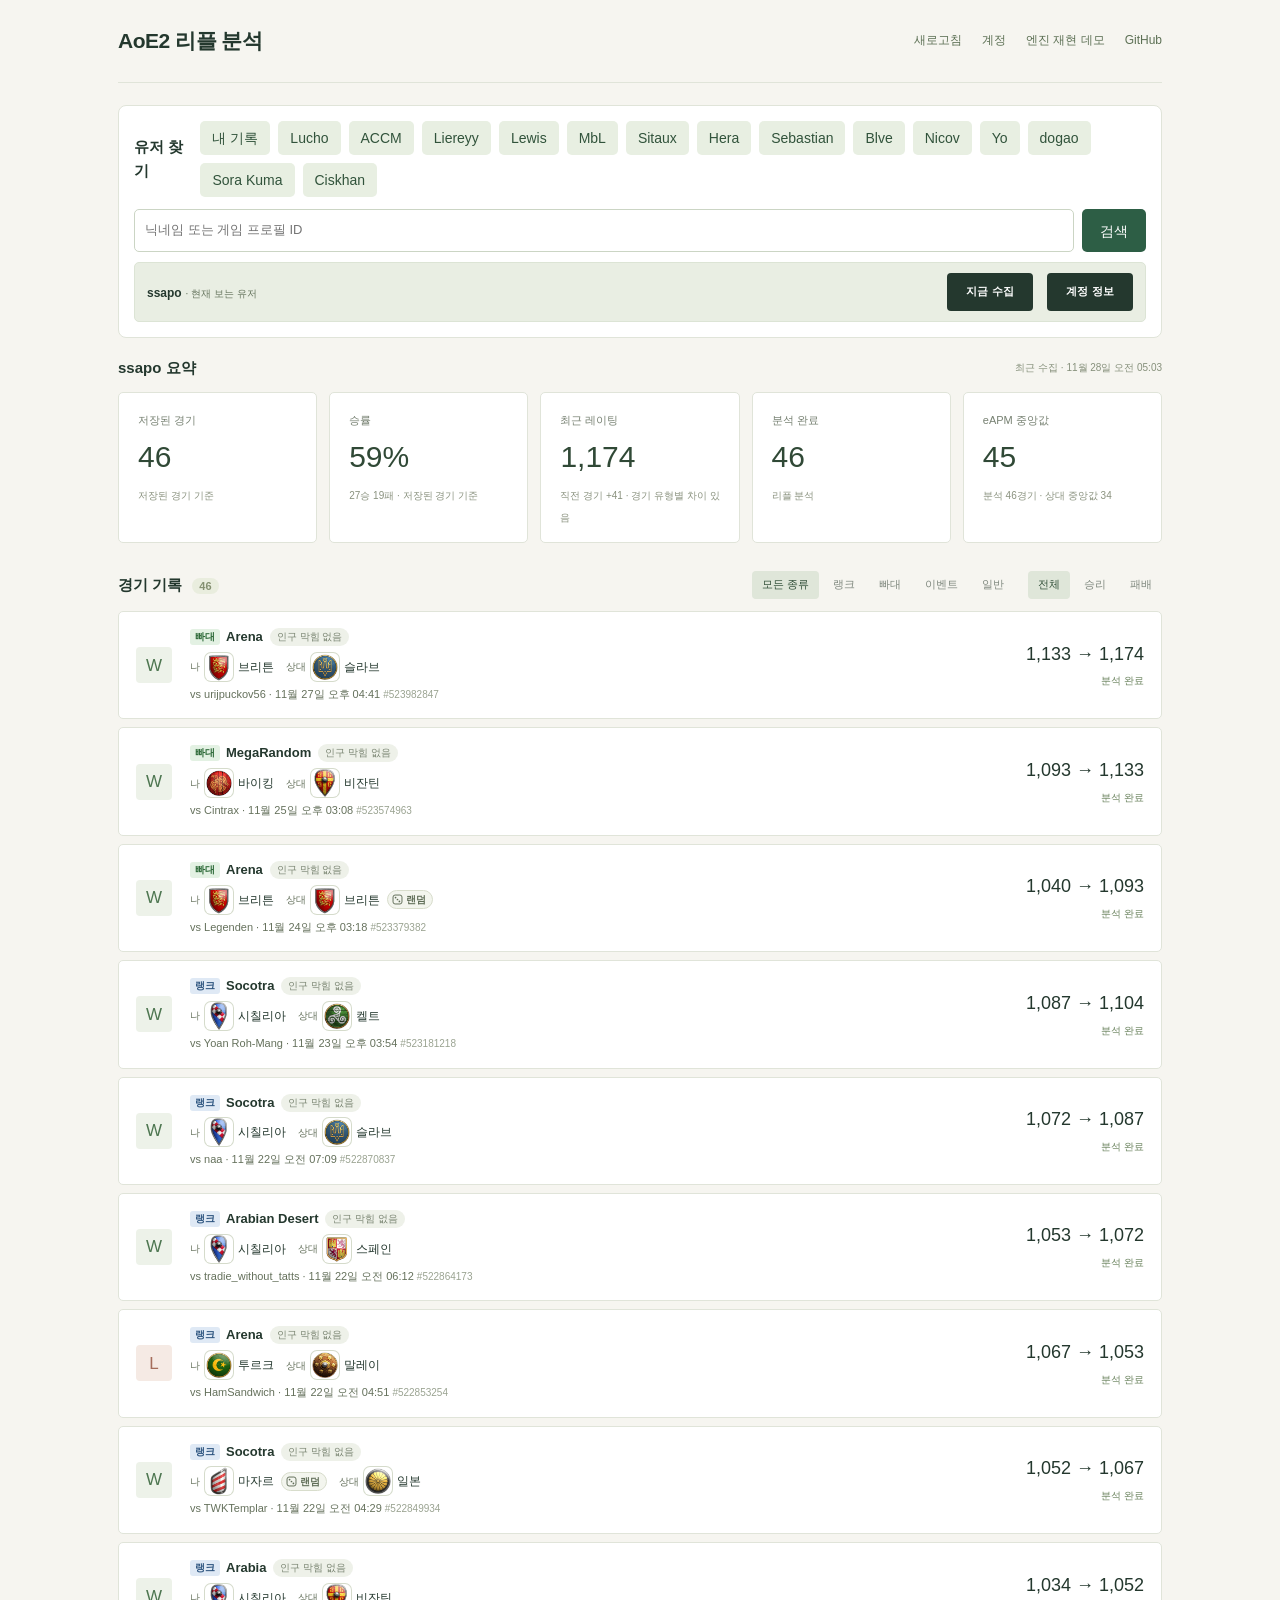
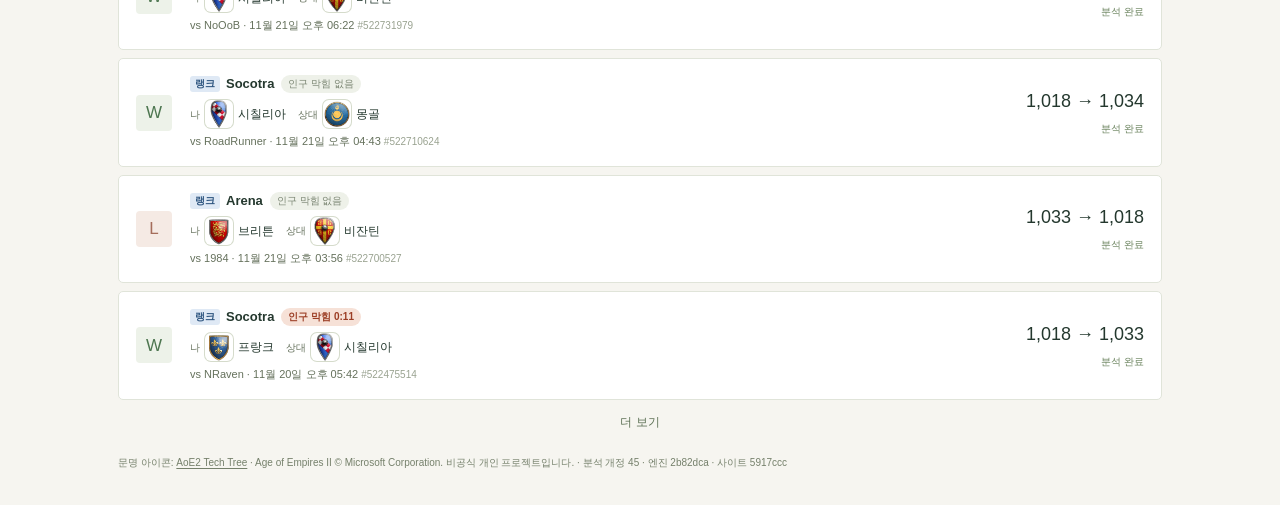
<file: site/index.html>
<!doctype html>
<html lang="ko">
<head>
  <meta charset="utf-8">
  <meta name="viewport" content="width=device-width, initial-scale=1">
  <meta name="theme-color" content="#19251f">
  <meta name="description" content="AoE2 경기 기록과 리플 분석">
  <title>AoE2 리플 분석</title>
  <link rel="icon" href="icon.svg" type="image/svg+xml">
  <link rel="manifest" href="manifest.webmanifest">
  <link rel="stylesheet" href="style.css?v=20261126-kind2">
  <script defer src="collection-watch.js?v=20261106-age-resources"></script>
  <script defer src="building-map.js?v=20261113-key"></script>
  <script defer src="player-search.js?v=20261106-age-resources"></script>
  <script defer src="report-store.js?v=20261117-merge"></script>
  <script defer src="collection-client.js?v=20261117-shared"></script>
  <script defer src="field-control.js?v=20261106-age-resources"></script>
  <script defer src="state-curve.js?v=20261117-fixed"></script>
  <script defer src="housing.js?v=20261117-fixed"></script>
  <script defer src="engine-income.js?v=20261117-fixed"></script>
  <script defer src="civ-info.js?v=20261112-civhover"></script>
  <script defer src="civ-matchup.js?v=20261117-fixed"></script>
  <script defer src="opening.js?v=20261113-names"></script>
  <script defer src="ranked-benchmarks.js?v=20261117-fixed"></script>
  <script defer src="app.js?v=20261126-kind3"></script>
</head>
<body>
  <main id="overview">
    <header class="topbar"><h1>AoE2 리플 분석</h1><div class="toolbar"><button class="subtle" id="refresh">새로고침</button><button class="subtle" id="open-settings">계정</button><a id="engine-demo-link" href="replay/?demo=521084500" title="엔진이 리플의 명령만으로 프로 경기를 처음부터 끝까지 다시 계산한 결과">엔진 재현 데모</a><a id="source-link" href="https://github.com/ssapo/aoe2" target="_blank" rel="noopener noreferrer">GitHub</a></div></header>
    <section class="player-search" aria-labelledby="player-search-title"><div class="section-heading"><h2 id="player-search-title">유저 찾기</h2><div class="profile-shortcuts"><button data-profile-id="26260702" data-profile-name="ssapo">내 기록</button></div></div><form id="player-search-form"><input id="player-query" type="search" placeholder="닉네임 또는 게임 프로필 ID" aria-label="닉네임 또는 게임 프로필 ID" maxlength="80" required><button type="submit" id="player-search-submit">검색</button></form><section class="connection" id="connection" aria-live="polite"></section><p id="player-search-status" class="compact-note" role="status"></p><div id="player-results"></div><p id="profile-view-note" class="compact-note"></p></section>
    <section id="collection-feedback" class="collection-feedback" aria-live="polite" hidden><div><strong id="collection-title"></strong><p id="collection-hint"></p></div><button id="collection-dismiss" aria-label="수집 결과 자동 확인 닫기">닫기</button></section>
    <div class="section-heading"><h2><span id="player-name"></span> 요약</h2><span id="updated">연결 대기</span></div>
    <section class="stats" aria-label="경기 통계"><article><span>저장된 경기</span><strong id="stat-games">—</strong><small>저장된 경기 기준</small></article><article><span>승률</span><strong id="stat-win">—</strong><small id="stat-record">결과 확인 경기 기준</small></article><article><span>최근 레이팅</span><strong id="stat-rating">—</strong><small id="stat-delta">—</small></article><article><span>분석 완료</span><strong id="stat-analysis">—</strong><small>리플 분석</small></article><article><span>eAPM 중앙값</span><strong id="stat-eapm">—</strong><small id="stat-eapm-note">분석된 경기 기준</small></article></section>
    <section id="history"><div class="section-heading"><h2>경기 기록 <span id="match-count" class="count">0</span></h2><div class="filter-groups"><div class="filters" role="group" aria-label="경기 종류 필터"><button class="selected" data-kind="all" aria-pressed="true">모든 종류</button><button data-kind="rank" aria-pressed="false" title="순위표가 있는 매칭">랭크</button><button data-kind="quick" aria-pressed="false" title="빠른 대전(자동 매칭, 순위 없음)">빠대</button><button data-kind="event" aria-pressed="false" title="Red Bull Wololo 같은 이벤트 매칭">이벤트</button><button data-kind="custom" aria-pressed="false" title="순위 없는 방">일반</button></div><div class="filters" role="group" aria-label="경기 결과 필터"><button class="selected" data-filter="all" aria-pressed="true">전체</button><button data-filter="win" aria-pressed="false">승리</button><button data-filter="loss" aria-pressed="false">패배</button></div></div></div><div id="matches"></div><div id="pagination" class="pagination" hidden><button id="load-more" class="subtle">더 보기</button></div></section>
  <small class="asset-notice">문명 아이콘: <a href="https://github.com/SiegeEngineers/aoe2techtree" target="_blank" rel="noopener noreferrer">AoE2 Tech Tree</a> · Age of Empires II © Microsoft Corporation. 비공식 개인 프로젝트입니다.<span id="site-version"></span></small>
</main>
  <dialog id="settings-dialog"><div class="dialog-head"><h2>계정 · 수집</h2><button class="close" data-close="settings-dialog" aria-label="닫기">×</button></div><p id="settings-profile"></p><p><a id="settings-profile-link" href="https://www.aoe2insights.com/user/13810994/" target="_blank" rel="noopener noreferrer">AoE2 Insights 프로필</a></p><p id="settings-collection-note"></p><details><summary>수집 제한</summary><p>지금 수집은 한 번에 최대 2경기를 새로 분석해요. 결과는 현재 탭에서 유지돼요. 리플 미제공이나 파서 호환 문제로 일부 분석이 빠질 수 있어요.</p><p>기본 계정과 헤라의 기록은 약 30분마다 따로 저장해요. 예약 수집은 지연되거나 중지될 수 있어요. 새로고침은 저장된 결과를 다시 읽어요.</p></details></dialog>
  <dialog id="match-dialog" aria-labelledby="review-title"><div class="dialog-head"><span id="match-subtitle">경기 분석</span><div class="match-navigation"><button id="match-newer" aria-label="더 최근 경기">←</button><button id="match-older" aria-label="더 이전 경기">→</button><button class="close" data-close="match-dialog" aria-label="닫기" autofocus>×</button></div></div><div id="match-detail"></div></dialog>
  <div class="toast" id="toast" role="status" hidden></div>
</body>
</html>
</file>
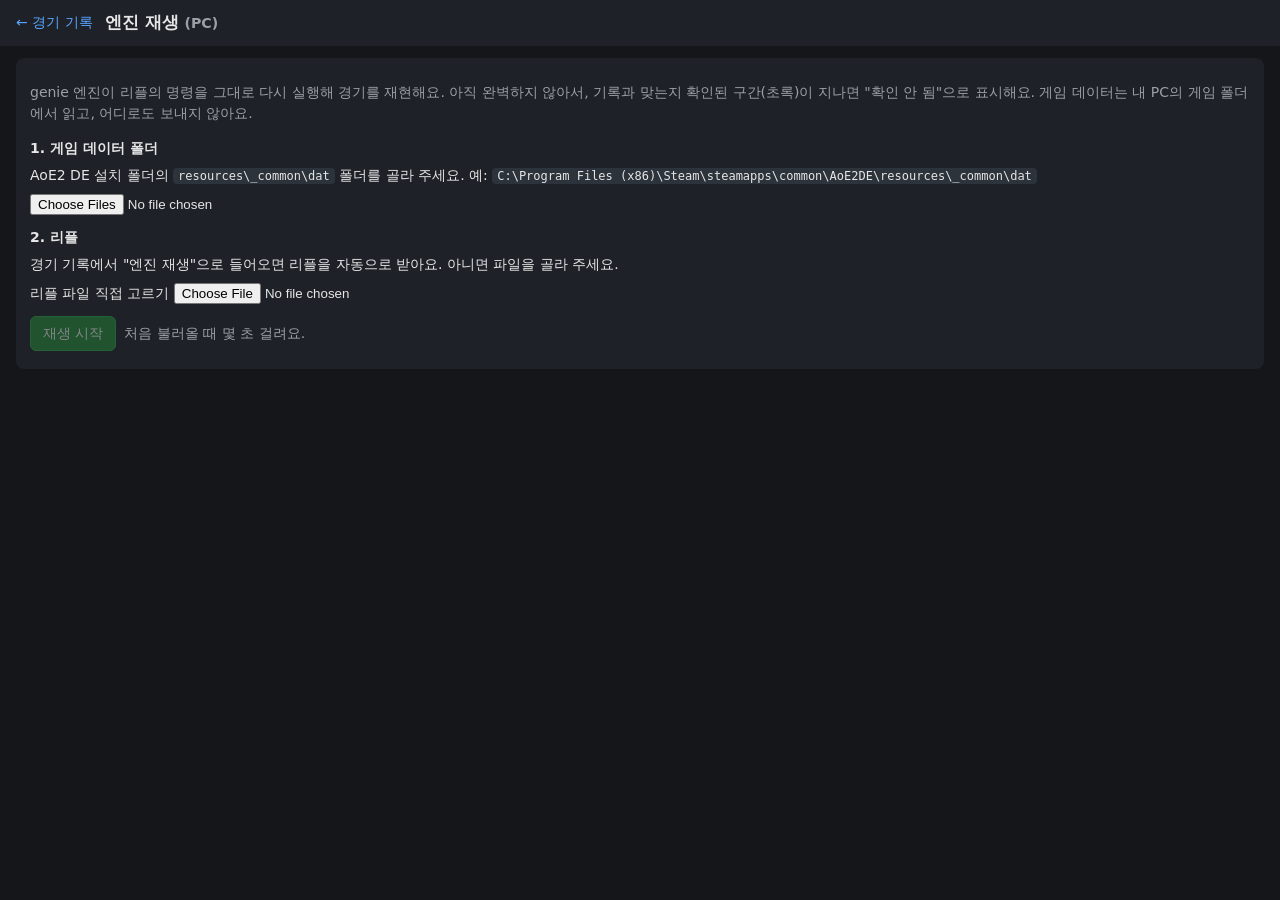
<file: site/replay/index.html>
<!doctype html>
<html lang="ko">
<head>
<meta charset="utf-8">
<meta name="viewport" content="width=device-width, initial-scale=1">
<meta name="theme-color" content="#19251f">
<title>엔진 재생 · AoE2 리플 분석</title>
<link rel="icon" href="../icon.svg" type="image/svg+xml">
<style>
  :root { --bg: #14161a; --panel: #1e2127; --text: #e6e6e6; --muted: #9aa0a6; --ok: #3fb950; --bad: #f85149; --warn: #d29922; --accent: #58a6ff; }
  * { box-sizing: border-box; }
  body { margin: 0; background: var(--bg); color: var(--text); font: 14px/1.5 system-ui, sans-serif; }
  header { padding: 10px 16px; background: var(--panel); display: flex; flex-wrap: wrap; gap: 12px; align-items: center; }
  header h1 { font-size: 17px; margin: 0; }
  header a { color: var(--accent); text-decoration: none; }
  main { display: flex; flex-wrap: wrap; gap: 16px; padding: 12px 16px; }
  #setup { width: 100%; background: var(--panel); border-radius: 8px; padding: 10px 14px; }
  #setup h2 { font-size: 14px; margin: 4px 0 6px; }
  #setup .step { margin: 8px 0 12px; }
  #setup code { background: #2d333b; padding: 1px 5px; border-radius: 4px; font-size: 12px; }
  .ok { color: var(--ok); } .bad { color: var(--bad); } .warn { color: var(--warn); }
  #stage { position: relative; width: min(100%, max(820px, calc(100vw - 520px)), 88vh); aspect-ratio: 1 / 1; }
  #stage:fullscreen { width: 100vw; height: 100vh; aspect-ratio: auto; background: #0d0f12; }
  #full { position: absolute; right: 96px; top: 8px; }
  #map { position: absolute; inset: 0; width: 100%; height: 100%; background: #0d0f12; border: 1px solid #333; touch-action: none; cursor: grab; }
  #map.dragging { cursor: grabbing; }
  #tip { position: absolute; left: 8px; top: 8px; max-width: 260px; background: rgba(20,22,26,.92); border: 1px solid #444c56; border-radius: 6px; padding: 6px 8px; font-size: 12px; pointer-events: none; display: none; white-space: pre-line; }
  #reset { position: absolute; right: 8px; top: 8px; }
  #unverified { position: absolute; left: 50%; bottom: 8px; transform: translateX(-50%); background: rgba(248,81,73,.9); color: #fff; padding: 2px 10px; border-radius: 10px; font-size: 12px; display: none; pointer-events: none; }
  #zoomInfo { position: absolute; right: 8px; bottom: 8px; color: var(--muted); font-size: 11px; pointer-events: none; }
  #side { flex: 1; min-width: 260px; max-width: 440px; }
  .row { display: flex; align-items: center; gap: 8px; margin: 8px 0; flex-wrap: wrap; }
  button { background: #2d333b; color: var(--text); border: 1px solid #444c56; border-radius: 6px; padding: 6px 12px; cursor: pointer; font: inherit; }
  button.primary { background: #238636; border-color: #2ea043; }
  button:disabled { opacity: .5; cursor: default; }
  #clock { font: 600 28px/1 ui-monospace, monospace; }
  #clockMark { font-size: 13px; margin-left: 8px; }
  #seek { width: 100%; }
  #span { height: 6px; border-radius: 3px; margin-top: 2px; background: #333; position: relative; overflow: hidden; }
  #span i { position: absolute; top: 0; bottom: 0; left: 0; }
  #spanDone { background: rgba(248,81,73,.45); } #spanOk { background: var(--ok); }
  pre { background: var(--panel); padding: 8px; border-radius: 6px; white-space: pre-wrap; font-size: 12px; max-height: 240px; overflow: auto; }
  .legend span { margin-right: 10px; white-space: nowrap; }
  #players div { display: flex; align-items: center; gap: 8px; margin: 3px 0; }
  #players b { display: inline-block; width: 14px; height: 14px; border-radius: 3px; }
  small, .note { color: var(--muted); }
  #player[hidden] { display: none; }
  .demo { width: 100%; background: #17301f; border: 1px solid #2ea043; border-radius: 8px; padding: 4px 14px; }
  .demo p { margin: 8px 0; }
  .demo a { color: #7ee2a8; }
  .demo-pick span { display: inline-flex; flex-wrap: wrap; gap: 4px 14px; }
</style>
</head>
<body>
<header>
  <a href="../">← 경기 기록</a>
  <h1>엔진 재생 <small>(PC)</small></h1>
  <span id="status" role="status"></span>
</header>
<main>
  <section id="demoNote" class="demo" hidden>
    <p><strong>엔진 재현 데모</strong> — 리플에 담긴 건 양쪽의 명령뿐이에요. genie 엔진이 그 명령만으로 경기 전체를 처음부터 다시 계산했고, 그 결과를 그대로 보여 줘요. 유닛 하나하나의 위치·행동·체력이 엔진 계산이에요.</p>
    <p>리플에는 게임이 약 6.5초마다 남긴 확인 값(선수별 자원·유닛 수·위치 합계 등 11개)이 들어 있어요. 엔진 결과와 비교하면 <span id="demoCheck"></span>. 초록 막대가 확인된 구간이에요. (이 데모를 계산한 엔진: R65g, 2026-11-26)</p>
    <p class="demo-pick">다른 데모: <span id="demoPick"></span></p>
  </section>
  <section id="setup" aria-label="재생 준비">
    <p class="note">genie 엔진이 리플의 명령을 그대로 다시 실행해 경기를 재현해요. 아직 완벽하지 않아서, 기록과 맞는지 확인된 구간(초록)이 지나면 "확인 안 됨"으로 표시해요. 게임 데이터는 내 PC의 게임 폴더에서 읽고, 어디로도 보내지 않아요.</p>
    <div class="step">
      <h2>1. 게임 데이터 폴더</h2>
      <div>AoE2 DE 설치 폴더의 <code>resources\_common\dat</code> 폴더를 골라 주세요. 예: <code>C:\Program Files (x86)\Steam\steamapps\common\AoE2DE\resources\_common\dat</code></div>
      <div class="row"><input type="file" id="fDat" webkitdirectory multiple aria-label="게임 데이터 폴더"><span id="datStatus"></span></div>
    </div>
    <div class="step">
      <h2>2. 리플</h2>
      <div id="recAuto"></div>
      <div class="row"><label>리플 파일 직접 고르기 <input type="file" id="fRec" accept=".aoe2record,.zip"></label><span id="recStatus"></span></div>
    </div>
    <div class="row"><button class="primary" id="bStart" disabled>재생 시작</button><span class="note">처음 불러올 때 몇 초 걸려요.</span></div>
  </section>
  <div id="stage" hidden>
    <canvas id="map"></canvas>
    <div id="tip"></div>
    <div id="unverified">확인 안 됨</div>
    <button id="reset" title="지도 전체 보기">전체 보기</button>
    <button id="full" title="지도를 화면 가득 (Esc로 돌아오기)">크게</button>
    <div id="zoomInfo"></div>
  </div>
  <div id="side" hidden>
    <div><span id="clock">00:00</span><span id="clockMark"></span></div>
    <div class="row">
      <button id="bPlay" disabled>재생</button>
      <label>속도 <select id="speed"><option>1</option><option>2</option><option selected>4</option><option>8</option><option>16</option><option>32</option></select>배</label>
      <label><input type="checkbox" id="unitLabels"> 유닛 이름 항상</label>
    </div>
    <div class="row">
      <label>시야 <select id="fog"><option value="0">끔</option></select></label>
      <label>가림 <select id="fogMode"><option value="fog" selected title="전부 보이고 시야 밖은 어둡게">안개만</option><option value="game" title="못 본 곳은 검게, 상대는 보이는 곳만">게임처럼</option></select></label>
      <label>유닛 크기 <select id="markScale"><option value="1">보통</option><option value="1.5" selected>크게</option><option value="2">아주 크게</option></select></label>
    </div>
    <input type="range" id="seek" min="0" max="1000" value="0" disabled aria-label="시간">
    <div id="span" title="초록: 기록과 맞는지 확인된 구간 · 빨강: 계산했지만 확인 안 됨"><i id="spanDone"></i><i id="spanOk"></i></div>
    <div id="players"></div>
    <div class="row legend"><span>■ 건물</span><span>▲ 유닛</span><span>● 일꾼</span><span style="color:#8b7d6b">▲ 가이아 동물</span><span style="color:#3f8a4b">■ 나무</span><span style="color:#8d9768">■ 땅</span><span style="color:#d4b13a">■ 금</span><span style="color:#9a9a9a">■ 돌</span><span style="color:#a17a4f">■ 절벽(못 지나감)</span><span style="color:#c0508a">■ 열매</span><span>▭ 성벽·농장은 실제 크기</span></div>
    <small>휠·두 손가락으로 확대, 끌어서 이동, 유닛에 마우스를 올리거나 누르면 정보가 나와요. 건물 이름은 항상, 유닛 이름은 가까이 확대하면 보여요. 시야를 고르면 그 선수가 지금 보는 곳이 밝게 나와요. 가림 "안개만"은 지도와 유닛을 전부 보여 주고 시야 밖만 어둡게, "게임처럼"은 본 적 없는 곳은 검게, 본 적 있는 곳은 어둡게, 상대 유닛은 보이는 곳에서만 보여 줘요. 시야 "끔"이면 가림 없이 전부 보여요.</small>
    <pre id="info">-</pre>
  </div>
</main>
<script src="names.js?v=20261126i"></script>
<script src="replay.js?v=20261126i"></script>
</body>
</html>
</file>
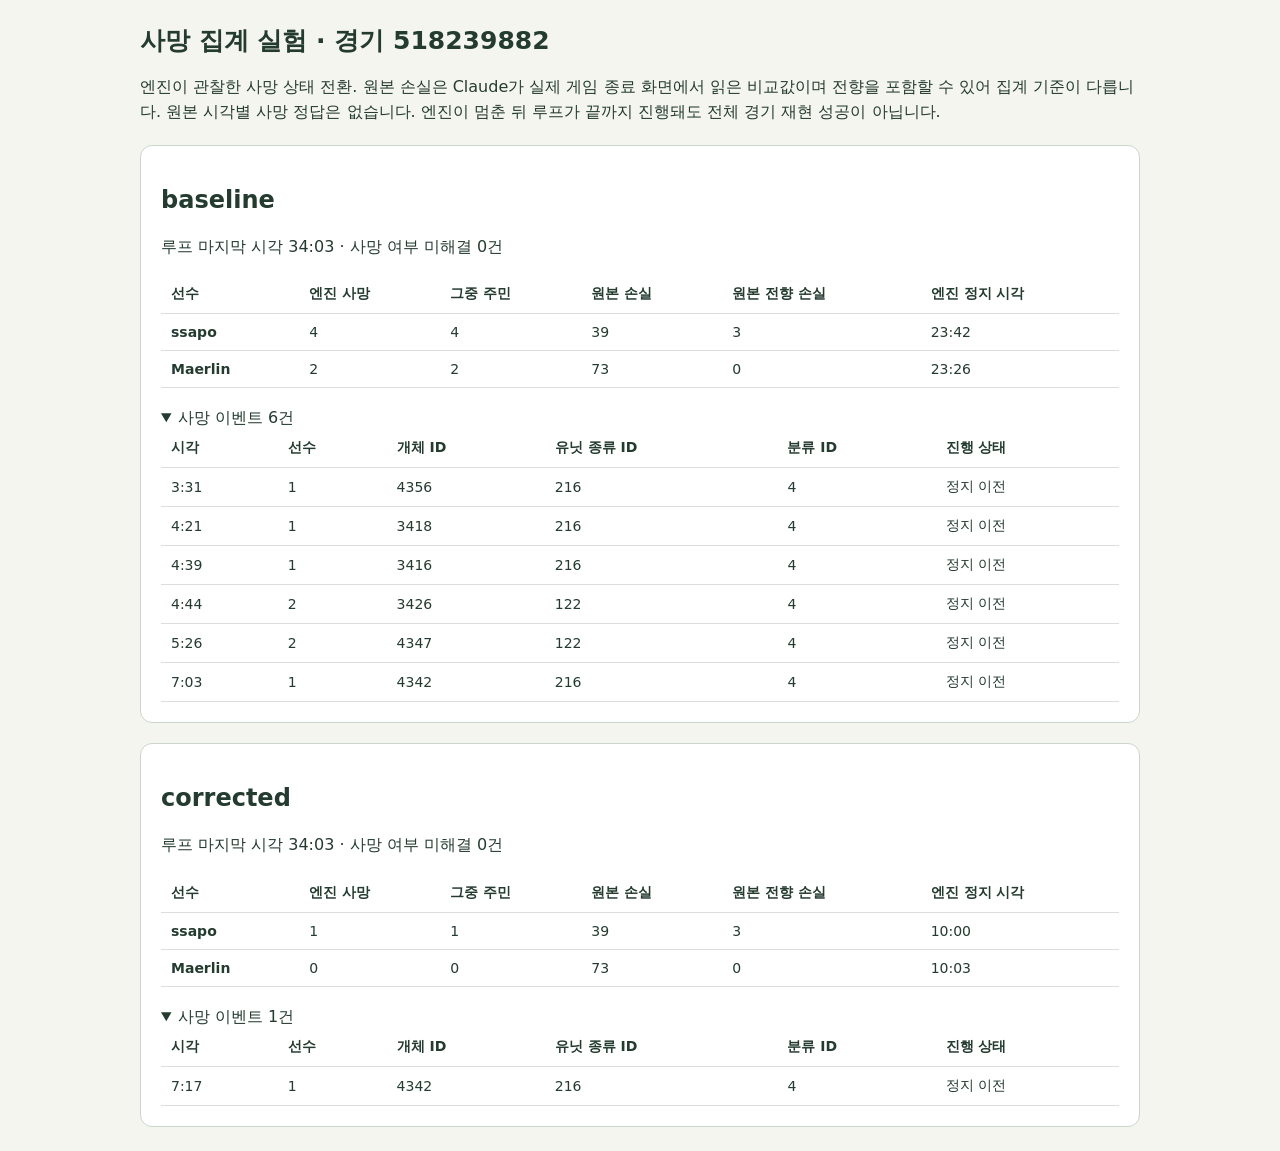
<file: research/genie/death-experiment/comparison.html>
<!doctype html><html lang="ko"><meta charset="utf-8"><meta name="viewport" content="width=device-width,initial-scale=1"><title>사망 집계 실험 · 518239882</title><style>body{font:16px system-ui;margin:24px auto;padding:0 16px;max-width:1000px;background:#f5f5ef;color:#243b30}section{background:white;padding:20px;margin:20px 0;border:1px solid #ccd5c9;border-radius:12px}table{border-collapse:collapse;width:100%;font-size:14px}td,th{padding:10px;text-align:left;border-bottom:1px solid #ddd;white-space:nowrap}.scroll{overflow-x:auto}h1{font-size:25px}p{line-height:1.6}summary{cursor:pointer;margin-top:20px}</style><h1>사망 집계 실험 · 경기 518239882</h1><p>엔진이 관찰한 사망 상태 전환. 원본 손실은 Claude가 실제 게임 종료 화면에서 읽은 비교값이며 전향을 포함할 수 있어 집계 기준이 다릅니다. 원본 시각별 사망 정답은 없습니다. 엔진이 멈춘 뒤 루프가 끝까지 진행돼도 전체 경기 재현 성공이 아닙니다.</p><section><h2>baseline</h2><p>루프 마지막 시각 34:03 · 사망 여부 미해결 0건</p>
<div class="scroll"><table><tr><th>선수</th><th>엔진 사망</th><th>그중 주민</th><th>원본 손실</th><th>원본 전향 손실</th><th>엔진 정지 시각</th></tr><tr><th>ssapo</th><td>4</td><td>4</td><td>39</td><td>3</td><td>23:42</td></tr><tr><th>Maerlin</th><td>2</td><td>2</td><td>73</td><td>0</td><td>23:26</td></tr></table></div>
<details open><summary>사망 이벤트 6건</summary><div class="scroll"><table><tr><th>시각</th><th>선수</th><th>개체 ID</th><th>유닛 종류 ID</th><th>분류 ID</th><th>진행 상태</th></tr><tr><td>3:31</td><td>1</td><td>4356</td><td>216</td><td>4</td><td>정지 이전</td></tr><tr><td>4:21</td><td>1</td><td>3418</td><td>216</td><td>4</td><td>정지 이전</td></tr><tr><td>4:39</td><td>1</td><td>3416</td><td>216</td><td>4</td><td>정지 이전</td></tr><tr><td>4:44</td><td>2</td><td>3426</td><td>122</td><td>4</td><td>정지 이전</td></tr><tr><td>5:26</td><td>2</td><td>4347</td><td>122</td><td>4</td><td>정지 이전</td></tr><tr><td>7:03</td><td>1</td><td>4342</td><td>216</td><td>4</td><td>정지 이전</td></tr></table></div></details></section><section><h2>corrected</h2><p>루프 마지막 시각 34:03 · 사망 여부 미해결 0건</p>
<div class="scroll"><table><tr><th>선수</th><th>엔진 사망</th><th>그중 주민</th><th>원본 손실</th><th>원본 전향 손실</th><th>엔진 정지 시각</th></tr><tr><th>ssapo</th><td>1</td><td>1</td><td>39</td><td>3</td><td>10:00</td></tr><tr><th>Maerlin</th><td>0</td><td>0</td><td>73</td><td>0</td><td>10:03</td></tr></table></div>
<details open><summary>사망 이벤트 1건</summary><div class="scroll"><table><tr><th>시각</th><th>선수</th><th>개체 ID</th><th>유닛 종류 ID</th><th>분류 ID</th><th>진행 상태</th></tr><tr><td>7:17</td><td>1</td><td>4342</td><td>216</td><td>4</td><td>정지 이전</td></tr></table></div></details></section></html>
</file>
<file: site/style.css>
:root{--paper:#f6f5f0;--ink:#24382e;--muted:#78816f;--green:#2d5e45;--border:#e0e4d9}*{box-sizing:border-box}body{margin:0;background:var(--paper);color:var(--ink);font:14px/1.6 -apple-system,BlinkMacSystemFont,"Segoe UI","Malgun Gothic",sans-serif}a{color:inherit}button,input{font:inherit}button{cursor:pointer;border:0}button:disabled{opacity:.6;cursor:wait}button:focus-visible,a:focus-visible,input:focus-visible,summary:focus-visible{outline:3px solid #aa8b4d;outline-offset:3px}main{max-width:1100px;margin:auto;padding:0 28px 35px}.topbar{display:flex;justify-content:space-between;align-items:center;gap:15px;padding:24px 0;border-bottom:1px solid var(--border);margin-bottom:22px}.topbar h1{font-size:21px;letter-spacing:-.5px;margin:0;font-weight:650}.toolbar{display:flex;gap:20px;align-items:center}.toolbar a,.subtle{font-size:12px;color:#5c7054;text-decoration:none;background:none;padding:5px 0}.connection{background:#e9eee3;border:1px solid #dce4d5;border-radius:5px;display:flex;align-items:center;gap:14px;padding:12px 15px;margin-bottom:25px}.connection.demo{background:#f4ebd8;border-color:#e6dac2}.connection.error{background:#f4e7df;border-color:#e5d1c5}.connection p{margin:0;font-size:11px;color:#697663}.connection strong{font-size:12px;font-weight:600}.connection .text{flex:1}.connection button{background:var(--ink);color:#fff;padding:7px 13px;border-radius:4px;font-size:11px;white-space:nowrap}.section-heading{display:flex;justify-content:space-between;align-items:center;gap:10px;margin-bottom:12px}h2{font-size:15px;margin:0;font-weight:650}.section-heading>span{font-size:10px;color:#86907b}.stats{display:grid;grid-template-columns:repeat(5,1fr);gap:12px;margin-bottom:28px}.stats article{background:#fff;border:1px solid var(--border);border-radius:5px;padding:15px 19px}.stats article>span{font-size:11px;color:#778172}.stats strong{display:block;font-size:30px;font-weight:500;line-height:1.4;margin:5px 0;color:#304936}.stats small{font-size:10px;color:#8a927f}.count{font-size:11px;color:#849071;background:#e9edde;border-radius:12px;padding:2px 7px;margin-left:6px}.filters{display:flex;gap:4px}.filters button{background:transparent;color:#7f887e;font-size:11px;border-radius:4px;padding:5px 10px}.filters .selected{background:#dfe6d9;color:#325039}.empty{min-height:170px;display:flex;align-items:center;justify-content:center;flex-direction:column;text-align:center;border:1px dashed #d2d9c9;border-radius:5px;padding:25px}.empty h3{font-size:14px;font-weight:500;margin:0 0 12px}.empty button{background:#e5eadd;color:#45623e;border-radius:4px;padding:8px 16px;font-size:12px}.match{display:grid;grid-template-columns:40px minmax(0,1fr) auto;gap:14px;padding:15px 17px;background:#fff;border:1px solid var(--border);border-radius:5px;margin-bottom:8px;width:100%;color:inherit;text-align:left;align-items:center}.match:hover{border-color:#9aa98c}.result{height:36px;width:36px;display:grid;place-items:center;border-radius:4px;background:#edf2e9;color:#4d7650;font-size:17px}.result.loss{background:#f5eae4;color:#a56d5b}.result.unknown{background:#eee;color:#777}.match h3{font-size:13px;margin:0 0 2px;font-weight:600}.match p{font-size:10px;margin:0;color:#889080}.match-right{text-align:right}.rating{font-size:18px;display:block}.tag{font-size:10px;color:#68815b}.tag.unavailable,.tag.parser_error,.tag.pending{color:#a28b6e}.pagination{text-align:center}dialog{width:min(760px,calc(100vw - 30px));max-height:88vh;border:1px solid #dfe3d6;border-radius:8px;padding:25px;background:var(--paper);color:var(--ink)}dialog::backdrop{background:#10221999}.dialog-head{display:flex;justify-content:space-between;align-items:center;gap:15px;margin-bottom:16px}.dialog-head>span{font-size:11px;color:#78846e}.close{background:transparent;color:#738169;font-size:24px;line-height:1;padding:3px 8px}.setup-steps{padding-left:20px;color:#64705e;font-size:12px;line-height:2}form{margin:20px 0}form label{display:block;font-size:12px;font-weight:600;margin-bottom:8px}input{width:100%;padding:11px;border:1px solid #ccd7c4;border-radius:4px;background:#fff;color:var(--ink);font-size:13px}.form-note{font-size:10px;color:#89917f}.primary{background:#2a5039;color:#fff;border-radius:4px;padding:9px 15px;font-size:12px;text-decoration:none;display:inline-block}.profile-result{padding:13px;border:1px solid #dbe2cf;border-radius:5px;background:#edf0e4;font-size:12px;line-height:1.9}.profile-result a{margin-top:10px}.profile-result code{background:#fff;padding:3px 7px}.error-text{color:#a35544;font-size:12px}details{margin-top:20px;font-size:12px;color:#7d8874}summary{cursor:pointer;font-size:12px;color:#5d7351}.review-title{font-size:21px;margin:0 0 5px}.review-meta{font-size:11px;color:#869078;margin-bottom:18px}.review-stats{display:grid;grid-template-columns:repeat(3,1fr);gap:10px;margin-bottom:18px}.review-stats article{background:#fff;padding:11px;border:1px solid var(--border);border-radius:5px}.review-stats small{display:block;font-size:10px;color:#8b927f}.review-stats strong{font-size:18px;font-weight:500}.insight{background:#fff;border:1px solid var(--border);border-left:3px solid #b59c67;border-radius:4px;margin-bottom:10px;padding:14px}.insight.strength{border-left-color:#708f59}.insight h3{font-size:13px;margin:0 0 6px}.insight p{font-size:12px;color:#74816b;margin:6px 0}.insight .action{color:#3f5d34}.insight small{font-size:10px;color:#8b937e}.timeline{width:100%;border-collapse:collapse;font-size:12px;margin-top:12px}.timeline th{text-align:left;font-size:10px;font-weight:500;color:#829073}.timeline td,.timeline th{padding:8px 10px;border-bottom:1px solid var(--border)}.timeline td:first-child{font-family:monospace;white-space:nowrap}.timeline .type{color:#8f987f;font-size:10px}.detail-note{font-size:11px;color:#8b937e;padding:8px 0}.source-button{display:inline-block;color:#49673d;font-size:12px;text-decoration:none;margin-top:15px}.toast{position:fixed;bottom:25px;left:50%;transform:translateX(-50%);background:#243c2b;color:#fff;padding:10px 18px;border-radius:5px;font-size:12px;z-index:5;max-width:calc(100% - 30px)}[hidden]{display:none!important}
@media(max-width:600px){main{padding:0 16px 25px}.topbar{padding:17px 0;margin-bottom:17px;align-items:flex-start}.topbar h1{font-size:18px}.toolbar{gap:13px}.toolbar a,.subtle{font-size:11px}.connection{padding:11px;gap:10px;align-items:flex-start;flex-wrap:wrap}.connection p{font-size:10px}.stats{grid-template-columns:repeat(2,1fr);gap:9px;margin-bottom:23px}.stats article:last-child:nth-child(odd){grid-column:1/-1}.stats article{padding:12px 15px}.stats strong{font-size:28px}.stats small{font-size:9px}.section-heading>span{font-size:9px}.match{padding:12px 10px;gap:9px}.match h3{font-size:12px}.match p{font-size:9px}.rating{font-size:16px}.tag{font-size:9px}dialog{padding:20px 16px}.review-title{font-size:19px}.review-stats{gap:7px}.review-stats article{padding:9px}.timeline td,.timeline th{padding:7px 5px}}

.detail-heading{font-size:15px;margin:28px 0 10px}.checkpoint-title{font-size:13px;margin:20px 0 5px}.table-scroll{overflow-x:auto}.comparison{table-layout:fixed}.comparison th:first-child{width:32%}.comparison td{overflow-wrap:anywhere;white-space:normal;font-family:inherit;vertical-align:top}.timeline-window{max-height:420px;overflow:auto}.timeline-window thead{position:sticky;top:0;background:var(--paper)}

/* Compact review workspace: header and tabs stay outside the only scroll area. */
body.review-open{overflow:hidden}
/* The analysis window fills the screen on every width (2026-11-16): the map and records got too little room in a box. */
#match-dialog{width:100vw;height:100dvh;max-width:none;max-height:100dvh;margin:0;border:0;padding:0;overflow:hidden;border-radius:0}
.review-body [role=tabpanel]:not(#panel-timeline){max-width:1080px;margin-inline:auto}
#match-dialog[open]{display:flex;flex-direction:column}
#match-dialog>.dialog-head{flex:none;margin:0;padding:8px 20px;border-bottom:1px solid var(--border);background:#edf0e7}
#match-dialog .dialog-head>span{font-size:11px;color:#566a54}
.match-navigation{display:flex;align-items:center;gap:3px}
.match-navigation button{width:40px;height:38px;border-radius:5px;background:transparent;color:var(--ink);font-size:19px}
.match-navigation button:hover{background:#dfe6d7}
.match-navigation button:disabled{opacity:.3;cursor:default}
#match-detail{display:flex;flex:1;min-height:0;overflow:hidden}
.review-workspace{display:flex;flex:1;flex-direction:column;min-height:0;min-width:0}
.review-header{flex:none;padding:15px 24px 12px}
.review-heading-row{display:flex;gap:10px;align-items:center}
.review-heading-row h2{font-size:20px;line-height:1.3;min-width:0}
.outcome{font-size:11px;line-height:1;padding:6px 8px;background:#e0eadb;color:#315e3d;border-radius:4px;white-space:nowrap}
.outcome.loss{background:#f2e3d9;color:#8d543c}
.review-opponent{margin:5px 0 0;font-size:12px;color:#50624c;overflow:hidden;text-overflow:ellipsis;white-space:nowrap}
.review-header .review-meta{display:flex;justify-content:space-between;gap:12px;align-items:center;margin:4px 0 0;font-size:11px;color:#60705a}
.review-rating{font-size:15px;font-variant-numeric:tabular-nums;white-space:nowrap;color:var(--ink)}
.review-tabs{display:grid;grid-template-columns:repeat(4,1fr);flex:none;border-top:1px solid var(--border);border-bottom:1px solid var(--border);padding:0 16px;background:#f1f3eb}
.review-tabs button{background:none;color:#65745c;min-height:48px;padding:8px 5px;border-bottom:3px solid transparent;font-size:14px;font-weight:600;white-space:nowrap}
.review-tabs button[aria-selected=true]{color:#244c35;border-bottom-color:#2d5e45;background:#e7eddf}
.review-tabs button:hover{background:#e9eee2}
.review-body{flex:1;min-height:0;overflow-y:auto;overscroll-behavior:contain;scrollbar-gutter:stable;padding:20px 24px 24px}
.review-body [role=tabpanel]:focus{outline:none}
.review-body [role=tabpanel]:focus-visible{outline:2px solid #aa8b4d;outline-offset:3px}
.review-footer{display:flex;gap:22px;flex:none;min-height:44px;align-items:center;padding:4px 24px;border-top:1px solid var(--border);background:var(--paper)}
.review-footer a{font-size:11px;color:#526a48;text-decoration:none;padding:5px 0}
.highlights{display:grid;grid-auto-flow:column;grid-auto-columns:minmax(0,1fr);gap:10px;margin:0 0 18px}
.highlight{text-align:left;padding:12px 14px;border:1px solid var(--border);border-radius:7px;background:#fff;color:var(--ink);min-width:0}
.highlight>span{display:block;font-size:11px;color:#63705b}
.highlight strong{display:block;font-size:23px;line-height:1.4;letter-spacing:-.5px;font-weight:600;white-space:nowrap}
.highlight small{display:block;font-size:10px;color:#67745d;white-space:nowrap}
.ahead strong,.difference.ahead{color:#316545}
.behind strong,.difference.behind{color:#a06038}
.summary-label{display:flex;justify-content:space-between;gap:10px;align-items:center;font-size:13px;font-weight:600;margin-bottom:10px}
.summary-label small{font-size:10px;font-weight:400;color:#74816b}
.signal-columns{display:grid;grid-template-columns:1fr 1fr;gap:16px}
.signal-group{min-width:0}
.signal-group>h3{font-size:12px;font-weight:600;color:#66745d;margin:0 0 8px;display:flex;gap:7px;align-items:center}
.signal-group>h3>span{font-size:10px;background:#e5eadf;padding:0 6px;border-radius:8px}
.signal-card{border:1px solid var(--border);border-left:3px solid #b28855;background:#fff;padding:11px 12px;border-radius:5px;margin-bottom:8px}
.signal-card.positive{border-left-color:#688a53}
.signal-card h4{font-size:13px;line-height:1.5;margin:0;color:#334b32;font-weight:600}
.signal-card>p{margin:4px 0;font-size:11px;color:#64705b}
.signal-card details{margin-top:5px}
.signal-card summary{font-size:11px;color:#63735a;padding:2px 0}
.signal-card details p{font-size:12px;line-height:1.7;margin:7px 0 0;color:#586c4b}
.more-signals{margin:8px 0 0}
.more-signals>summary{padding:7px 0;font-size:11px}
.basic-comparison,.method-note{border-top:1px solid var(--border);margin:15px 0 0;padding-top:2px}
.basic-comparison>summary,.method-note>summary{padding:10px 0;font-size:12px;font-weight:500}
.method-note p{font-size:12px;color:#627057;line-height:1.8;margin:6px 0 10px}
.compact-note{font-size:11px;color:#65735b;line-height:1.7;margin:12px 0 0}
.panel-toolbar{display:flex;justify-content:space-between;align-items:center;flex-wrap:wrap;gap:10px;margin:0 0 14px}
.segments{display:inline-flex;padding:3px;background:#e8ecdf;border:1px solid #dfe5d5;border-radius:7px;max-width:100%}
.segments button{padding:7px 14px;border-radius:4px;background:transparent;color:#5b6f50;font-size:12px;min-height:34px;white-space:nowrap}
.segments button[aria-pressed=true]{background:#fff;color:#2b5236;box-shadow:0 1px 3px #2a392416;font-weight:600}
.toolbar-note{font-size:11px;color:#6b7860;white-space:nowrap}
.data-caution{font-size:11px;background:#efe8d7;border:1px solid #e8ddc4;border-radius:5px;padding:8px 10px;color:#736038;margin:0 0 16px}
.panel-title{display:flex;gap:10px;justify-content:space-between;align-items:center;margin:2px 0 12px}
.panel-title h3{font-size:15px;margin:0}
.difference{font-size:12px;font-weight:600;padding:4px 9px;border-radius:4px;background:#e7ecdf;color:#64705c;white-space:nowrap}
.review-body .comparison{margin:0;font-size:12px;table-layout:fixed;width:100%}
.review-body .comparison th,.review-body .comparison td{padding:11px 10px;vertical-align:top;overflow-wrap:anywhere}
.review-body .comparison thead th{background:#edf0e5;color:#54694b;font-size:11px;font-weight:600}
.review-body .comparison th:first-child{width:32%}
.review-body .comparison tbody th{font-size:12px;color:#53644b;line-height:1.6;font-weight:500}
.review-body .comparison td{font-variant-numeric:tabular-nums;color:#283e2c}
.cell-value{font-size:14px;font-weight:600;font-variant-numeric:tabular-nums;display:block;line-height:1.4}
.cell-meta{display:block;font-size:10px;line-height:1.6;color:#718065;margin-top:3px}
.no-record{color:#89917f}
.data-table thead,.event-table thead{position:sticky;top:0;z-index:1}
.search-row{display:flex;align-items:center;gap:12px;margin-bottom:14px}
.search-row input{max-width:400px;padding:9px 12px;min-width:0;font-size:13px}
.search-row .toolbar-note{margin-left:auto}
.panel-empty{font-size:13px;color:#738267;text-align:center;padding:35px 10px}
.select-label{display:flex;align-items:center;gap:6px;font-size:11px;color:#67745d}
.select-label select{font:inherit;color:#314c32;border:1px solid #d5dfcb;border-radius:5px;padding:8px 5px;background:#fff;max-width:140px;min-height:38px}
.timeline-pagination{display:flex;justify-content:space-between;gap:8px;align-items:center;margin:0 0 12px;font-size:11px;color:#68775f}
.timeline-pagination>div{display:flex;align-items:center;gap:12px}
.timeline-pagination button{font:inherit;background:#e8ecdf;color:#385334;padding:7px 12px;border-radius:4px;min-height:34px}
.timeline-pagination button:disabled{opacity:.35;cursor:default}
.event-table{margin:0;font-size:12px;width:100%}
.event-table th{background:#edf0e5;color:#576e4c;font-size:11px}
.event-table th:first-child{width:65px}
.event-table th:nth-child(2){width:65px}
.event-table td,.event-table th{padding:8px 10px}
.player-tag{display:inline-block;border-radius:4px;font-size:10px;padding:2px 7px;background:#dfebdc;color:#3e6846}
.player-tag.theirs{background:#ece0d3;color:#8a5d3c}
@media(max-width:600px){
  #match-dialog{width:100vw;height:100dvh;max-height:100dvh;max-width:none;margin:0;border:0;border-radius:0}
  #match-dialog>.dialog-head{padding:5px 14px;min-height:47px}
  .match-navigation button{width:38px;height:38px}
  .review-header{padding:12px 16px 10px}
  .review-heading-row h2{font-size:18px}
  .review-opponent{font-size:11px;margin-top:4px}
  .review-header .review-meta{font-size:10px;margin-top:5px}
  .review-rating{font-size:14px}
  .review-tabs{padding:0 8px}
  .review-tabs button{font-size:13px;min-height:47px}
  .review-body{padding:16px 14px 20px;scrollbar-gutter:auto}
  .review-footer{padding:4px 16px;min-height:44px;padding-bottom:max(4px,env(safe-area-inset-bottom))}
  .highlights{gap:7px;margin-bottom:15px}
  .highlight{padding:10px 9px}
  .highlight strong{font-size:20px}
  .highlight small{font-size:9px;white-space:normal}
  .summary-label{display:block;font-size:12px}
  .summary-label small{display:block;margin-top:2px}
  .signal-columns{gap:10px;grid-template-columns:1fr 1fr}
  .signal-group>h3{font-size:11px}
  .signal-card{padding:9px 8px}
  .signal-card h4{font-size:12px}
  .signal-card>p{font-size:10px}
  .panel-toolbar{gap:8px;margin-bottom:12px}
  .segments button{padding:7px 12px;font-size:12px;min-height:36px}
  .select-label{gap:4px;font-size:10px}
  .select-label select{font-size:11px;padding:7px 3px}
  .review-body .comparison th,.review-body .comparison td{padding:10px 7px}
  .review-body .comparison tbody th,.review-body .comparison td{font-size:11px}
  .review-body .comparison th:first-child{width:31%}
  .cell-value{font-size:13px}
  .cell-meta{font-size:9px}
  .data-table thead,.event-table thead{top:0}
  .event-table td,.event-table th{padding:7px 6px}
}
@media(max-width:360px){.highlight strong{font-size:17px}.signal-columns{grid-template-columns:1fr}.select-label{flex:1}.panel-toolbar>.segments{margin-right:auto}}

.collect-now{display:inline-flex;align-items:center;justify-content:center;min-height:38px;padding:7px 12px;border-radius:4px;background:#2d5e45;color:#fff;text-decoration:none;font-size:12px;font-weight:600;white-space:nowrap;flex:none}
.collect-now:hover{background:#244e39}
.collection-feedback{display:flex;align-items:flex-start;gap:12px;padding:12px 15px;margin:-12px 0 25px;border:1px solid #d6dfcc;background:#eef2e7;border-radius:5px;color:#3d5736}
.collection-feedback>div{flex:1;min-width:0}
.collection-feedback strong{font-size:12px}
.collection-feedback p{font-size:11px;line-height:1.8;margin:4px 0 0;color:#617354}
.collection-feedback>button{font-size:11px;color:#5e7054;background:transparent;min-height:34px;padding:5px;white-space:nowrap}
.collection-feedback[data-state=updated]{border-color:#a4bea1;background:#e7f0e3}
.collection-feedback[data-state=failed],.collection-feedback[data-state=timeout]{border-color:#ddc7ae;background:#f4eadf}
@media(max-width:600px){.connection{gap:8px}.collect-now{font-size:11px;padding:7px 10px;min-height:38px}.connection .text{flex-basis:145px}.collection-feedback{padding:10px 11px}}

.review-tabs{grid-template-columns:repeat(5,1fr)}
.opening-pair{display:flex;justify-content:space-between;gap:10px;margin:0 0 12px;font-size:11px;color:#5a7051}
.opening-pair span{padding:4px 8px;border:1px solid var(--border);border-radius:4px;background:#eaf0e2}
.review-intro{margin:-2px 0 13px}
.finding-stage{display:block;font-size:10px;color:#728064;margin-bottom:4px}
.signal-card.investment{border-left-color:#8b93a3}
.numbers-segments{margin-bottom:12px}
#panel-numbers .comparison th:first-child{width:35%}
@media(max-width:600px){.review-tabs button{font-size:12px;padding:8px 2px}.review-tabs{padding:0 3px}.stage-segments button{padding:6px 9px;font-size:11px}.review-footer{gap:16px}.review-footer a{font-size:10px}.opening-pair{font-size:10px}.signal-card p{line-height:1.7}}
.practice-card{margin:0 0 16px;padding:12px 14px;background:#e7ecf1;border:1px solid #d6dee8;border-radius:6px;color:#3b4e63}
.practice-card strong{font-size:13px}.practice-card p{font-size:11px;margin:4px 0 0;line-height:1.7}.practice-card details{margin-top:5px}.practice-card summary{font-size:11px;color:#536a80}
.practice-card{margin:0 0 14px}.practice-card>summary{color:#3b4e63;font-size:12px}.practice-card>summary span{display:block;margin-left:15px;font-size:11px;margin-top:3px}
#panel-numbers .comparison td,#panel-numbers .comparison th{padding:8px 7px}
@media(max-width:600px){#panel-numbers .comparison td,#panel-numbers .comparison th{padding:7px 5px}.practice-card{padding:10px 11px}.practice-card>summary strong{font-size:12px}}

/* Readability polish; keep the review layout and comparison structure. */
.review-body .compact-note,.review-body .cell-meta{color:#596652}
.signal-card h4{font-size:14px;line-height:1.55;color:#253e2d}
.signal-card>p{font-size:12px;line-height:1.7;color:#53604c}
.signal-card details p{color:#405539}
.finding-stage{color:#5b6b51}
.opening-pair span{background:none;border:0;padding:2px 0;color:#53644d}
.data-caution{background:#edf0e8;border-color:#dfe5d8;color:#4c5c43}
.review-body .comparison{background:#fff}
.review-body .comparison tbody tr:nth-child(even){background:#f6f8f2}
.review-body .comparison td{font-weight:500}
.review-body .comparison tbody th{color:#475b40}
@media(max-width:600px){.signal-card h4{font-size:13px}.signal-card>p{font-size:12px}.review-body .comparison td,.review-body .comparison tbody th{font-size:12px}.finding-stage{font-size:10px}}

[data-number-panel="market"] td{white-space:pre-line;line-height:1.7}

/* Map-first replay layout; controls remain beside the scrubber while scrolling. */
.review-body.timeline-active{padding-top:0;overflow-anchor:none}
#panel-timeline,.timeline-workspace{min-height:100%}
.timeline-workspace{--replay-accent:var(--green);--replay-surface:var(--paper);--replay-card:#fff;--replay-text:var(--ink);--replay-muted:var(--muted);--replay-line:var(--border);--replay-button:#e8ecdf;--replay-button-hover:#dfe6d9;--replay-track:#dfe4d7}
.timeline-dock{position:sticky;top:0;z-index:4;margin:0 -24px;padding:10px 24px 7px;background:var(--replay-surface);color:var(--replay-text);border-bottom:1px solid var(--replay-line);box-shadow:0 4px 10px #24382e0d}
.player-controls{display:flex;align-items:center;gap:8px;flex-wrap:wrap;margin:0}
.player-controls button{min-height:38px;padding:6px 12px;border:1px solid var(--replay-line);border-radius:7px;background:var(--replay-button);color:#385334;font-size:12px}
.player-controls button:hover:not(:disabled){background:var(--replay-button-hover)}
.player-controls #record-play{display:grid;place-items:center;flex:none;width:42px;height:42px;padding:0;border:0;border-radius:50%;background:var(--replay-accent);color:#fff}
#record-play svg{width:23px;height:23px;fill:currentColor;grid-area:1/1}
#record-play .pause-icon,#record-play[aria-pressed=true] .play-icon{display:none}
#record-play[aria-pressed=true] .pause-icon{display:block}
.player-controls label{display:flex;align-items:center;gap:5px;font-size:11px;white-space:nowrap;color:var(--replay-muted)}
.player-controls select{font:inherit;min-height:38px;border:1px solid var(--replay-line);border-radius:7px;background:#fff;color:var(--replay-text);padding:3px 5px;color-scheme:light}
.player-controls output{margin-left:auto;font:12px ui-monospace,SFMono-Regular,Consolas,monospace;font-variant-numeric:tabular-nums;white-space:nowrap;color:var(--replay-text)}
#record-seek{display:block;appearance:none;-webkit-appearance:none;width:100%;height:30px;padding:0;margin:2px 0 0;border:0;background:transparent;cursor:pointer;touch-action:pan-y}
#record-seek::-webkit-slider-runnable-track{height:5px;border-radius:5px;background:linear-gradient(90deg,var(--replay-accent) var(--replay-progress,0%),var(--replay-track) var(--replay-progress,0%))}
#record-seek::-webkit-slider-thumb{appearance:none;-webkit-appearance:none;width:14px;height:14px;margin-top:-4.5px;border:2px solid #fff;border-radius:50%;background:var(--replay-accent);box-shadow:0 1px 4px #24382e40}
#record-seek::-moz-range-track{height:5px;border-radius:5px;background:var(--replay-track)}
#record-seek::-moz-range-progress{height:5px;border-radius:5px;background:var(--replay-accent)}
#record-seek::-moz-range-thumb{width:11px;height:11px;border:2px solid #fff;border-radius:50%;background:var(--replay-accent)}
.timeline-stage{padding:14px 0 18px;min-width:0}
#building-map-host{padding:12px 14px;background:var(--replay-card);color:var(--replay-text);border:1px solid var(--replay-line);border-radius:12px}
#building-map-host #building-map{width:auto;height:auto;max-width:100%;max-height:39dvh;margin-inline:auto;border:1px solid var(--replay-line);border-radius:9px}
#building-map-host .civ-badge small,#building-map-host .compact-note{color:var(--replay-muted)}
#building-map-host .map-focus button{background:var(--replay-button);border:1px solid transparent;border-radius:6px;color:#385334}
#building-map-host .map-focus button[aria-pressed=true]{background:#dfe6d9;border-color:#9aa98c;color:#325039;font-weight:600}
#building-map-host .map-note summary{color:var(--replay-muted)}
#building-map-host>#building-map-info{min-height:19px;margin-top:8px;font-size:11px}
.timeline-history h3{font-size:13px;font-weight:600;margin:0 0 10px}
.timeline-history{border-top:1px solid var(--border);padding-top:16px}
#timeline-table .event-table thead{position:static}
@media(max-width:700px){#building-map-host #building-map{width:100%}}
/* Flow tab (2026-11-16 rework): controls and the field strip stay on top, the map fills what is left of the window,
   the full order list is folded below. 470px = header, tabs, controls, field strip and the map toolbar. */
#building-map-host #building-map{width:min(100%,calc(var(--map-room,calc(100dvh - 470px)) * 1.7143));max-width:100%;max-height:none}
#match-dialog:has(.review-body.timeline-active) .review-header{display:none}
.timeline-dock .field-time-hint{display:none}
.timeline-dock .flow-overview .field-time-labels,.timeline-dock .flow-overview .field-time-lanes{grid-template-rows:repeat(3,14px);gap:3px}
.timeline-dock .flow-overview .field-time-cursor{height:54px}
.timeline-dock .flow-overview{margin:8px 0 0;padding:6px 10px}
.timeline-stage{padding-top:12px}
.field-lane-track{cursor:ew-resize;touch-action:none;user-select:none}
details.timeline-history>summary{cursor:pointer;font-size:13px;font-weight:600;color:#3c553f;padding:4px 0}
details.timeline-history[open]>summary{margin-bottom:10px}
/* Map enlarged: only the replay controls and the map remain. */
#match-dialog.map-full .review-header,#match-dialog.map-full .review-tabs,#match-dialog.map-full .review-footer,#match-dialog.map-full .flow-statistics,#match-dialog.map-full .timeline-history{display:none}
#match-dialog.map-full .timeline-workspace{display:block}
#match-dialog.map-full .timeline-stage{position:static;padding-bottom:0}
#match-dialog.map-full #building-map-host #building-map{width:min(100%,calc((100dvh - 330px) * 1.7143));max-width:100%;max-height:none}
#building-map-host .map-expand{margin-left:auto;background:var(--replay-accent);color:#fff;border:1px solid transparent;border-radius:6px}
#building-map-host .map-expand[aria-pressed=true]{background:#dfe6d9;color:#325039;border-color:#9aa98c}
@media(max-width:600px){
 .timeline-dock{margin:0 -14px;padding:8px 14px 5px}
 .player-controls{gap:6px}
 .player-controls button{padding:5px 9px;min-height:36px}
 .player-controls #record-play{width:38px;height:38px}
 .player-controls select{min-height:36px}
 .player-controls output{font-size:11px}
 #building-map-host{padding:10px}
}
@media(max-width:350px){.player-controls output{flex-basis:100%;margin-left:0;text-align:right}}

/* Shared time axis keeps both players readable on phones. */
.split-timeline{table-layout:fixed;width:100%;border-collapse:collapse}
.split-timeline .time-col{width:54px}
.split-timeline th:first-child,.split-timeline th:nth-child(2){width:auto}
.split-timeline tbody th{font-weight:400;font-variant-numeric:tabular-nums;vertical-align:top;white-space:nowrap;background:#f0f2eb}
.split-timeline td{vertical-align:top;white-space:normal;overflow-wrap:anywhere}
.split-timeline .mine-col{background:#f0f6ed;border-left:2px solid #adc2a1}
.split-timeline .theirs-col{background:#faf3ec;border-left:2px solid #d8bba0}
.split-timeline thead .mine-col{color:#315e3d;background:#e2eddd}
.split-timeline thead .theirs-col{color:#815339;background:#f1e3d5}
.timeline-order+.timeline-order{border-top:1px solid #dce2d8;margin-top:6px;padding-top:6px}
.timeline-order small{display:block;color:#64705b;font-size:10px;margin-top:2px}
.no-order{color:#a2ac9b}
@media(max-width:600px){
 .split-timeline .time-col{width:42px}
 .split-timeline td,.split-timeline th{padding:7px 5px;font-size:12px;line-height:1.45}
 .player-controls button,.player-controls select{min-height:36px}
}

.match-info{min-width:0}.missing-note{margin:6px 0 12px;font-size:11px;line-height:1.7;color:#8a927f}.match-id{font-size:10px;color:#9aa391;font-variant-numeric:tabular-nums;white-space:nowrap}.match-civs{display:flex;flex-wrap:wrap;gap:6px 12px;align-items:center;margin:5px 0}.civ-badge{display:inline-flex;align-items:center;gap:5px;min-width:0;font-size:12px;font-weight:500;line-height:1.5}.civ-badge small{font-size:10px;color:#64705b}.civ-badge img{display:block;width:28px;height:28px;object-fit:contain;flex:none}.civ-badge img[data-civ]{cursor:help;border-radius:6px;box-shadow:0 0 0 1px #d5dbcb;background:#fff}.civ-info{position:fixed;z-index:60;max-height:70vh;overflow:auto;padding:10px 12px;background:#fff;border:1px solid #cfd6c4;border-radius:8px;box-shadow:0 6px 24px rgba(36,56,46,.18);font-size:12px;line-height:1.55;color:var(--ink);text-align:left}.civ-info>*{display:block}.civ-info-title{font-size:13px;margin-bottom:2px}.civ-info b{margin-top:6px;font-weight:600;color:#2d5e45}.civ-badge>span{overflow-wrap:anywhere}.match-opponent{display:block;font-size:11px;color:#65715c;overflow-wrap:anywhere}.review-header .match-civs{margin-top:8px}.asset-notice{display:block;margin:18px 0 0;color:#75806b;font-size:10px;line-height:1.5}.asset-notice a{text-underline-offset:2px}
@media(max-width:600px){.match{grid-template-columns:28px minmax(0,1fr);gap:8px 10px}.match>.result{grid-column:1;grid-row:1;align-self:start}.match-info{grid-column:2;grid-row:1}.match-right{grid-column:2;display:flex;flex-wrap:wrap;gap:6px 12px;align-items:center;text-align:left}.match .rating{font-size:15px}.match-civs{gap:5px 10px}.civ-badge{font-size:12px}.civ-badge img{width:24px;height:24px}.match-opponent{font-size:10px}.review-opponent{white-space:normal;overflow-wrap:anywhere}}

#building-map{display:block;width:100%;height:auto;background:#eef1e8;border-radius:8px;cursor:crosshair;touch-action:manipulation}.map-legend{display:flex;flex-wrap:wrap;gap:18px;margin:8px 0}.map-legend .own-civ{border-left:4px solid #2cbd5c;padding-left:6px}.map-legend .opponent-civ{border-left:4px solid #ed5058;padding-left:6px}.map-focus{display:flex;gap:8px;margin:10px 0}.map-focus button{background:#e3eade;color:#294333;padding:7px 10px;border-radius:4px;font-size:12px}.split-timeline .civ-badge{flex-wrap:wrap;gap:4px;font-size:11px}.split-timeline .civ-badge img{width:22px;height:22px}@media(max-width:600px){.map-focus button{min-height:36px}.map-legend{gap:10px}.split-timeline .civ-badge img{width:20px;height:20px}}

.player-search{padding:15px;border:1px solid var(--border);border-radius:8px;background:#fff;margin-bottom:18px}.profile-shortcuts{display:flex;gap:8px;flex-wrap:wrap}.profile-shortcuts button{background:#e8efe2;color:#31533b;padding:6px 12px;border-radius:5px}.player-search form{display:flex;gap:8px}.player-search input{min-width:0;flex:1;padding:10px;border:1px solid #cbd5c4;border-radius:5px}.player-search form>button{background:#2d5e45;color:#fff;padding:8px 18px;border-radius:5px}.player-result{display:flex;justify-content:space-between;gap:10px;align-items:center;width:100%;padding:10px;background:#f5f7f0;border-bottom:1px solid var(--border);text-align:left;overflow-wrap:anywhere}.player-result span{font-size:11px;color:#64705b}.player-search .compact-note{margin:8px 0 0}@media(max-width:600px){.player-result{align-items:flex-start;flex-direction:column;gap:2px}.player-search{padding:12px}.player-search .section-heading{align-items:center}.profile-shortcuts button{min-height:36px}}

.map-toolbar{display:flex;align-items:center;justify-content:space-between;gap:6px 12px;flex-wrap:wrap;margin-bottom:8px}
.map-toolbar .map-legend{margin:0;gap:10px}
.map-toolbar .map-focus{margin:0;gap:5px}
.map-toolbar .map-focus button{padding:5px 8px;min-height:34px;font-size:11px}
.map-note{margin-top:6px}.map-note summary{font-size:11px}.map-note .compact-note{margin-top:4px}
/* Map key: one small row under the canvas. Swatch colours come from building-map.js. */
.map-key{display:flex;flex-wrap:wrap;align-items:center;gap:0 10px;margin:5px 0 0;padding:0;list-style:none;font-size:10px;line-height:16px;color:var(--replay-muted)}
.map-key li{display:inline-flex;align-items:center;gap:3px;white-space:nowrap}
.map-key i{display:inline-block;flex:none;box-sizing:border-box;border:1px solid #18271e}
.map-key .key-build{width:8px;height:8px;margin:0 1px;transform:scaleY(.5) rotate(45deg)}
.map-key .key-wall{width:5px;height:5px}
.map-key .key-resource{width:7px;height:7px;border-color:#8d9684}
.map-key small{margin-left:2px;font-size:10px}
#building-map-host>.map-key+#building-map-info{margin-top:2px}

/* Random civ marker: a small pill that wraps with the name on phones. */
.civ-random{display:inline-flex;align-items:center;gap:3px;margin-left:2px;padding:1px 6px 1px 4px;border:1px solid #d8ddcc;border-radius:999px;background:#f3f5ee;color:#5f6d57;font-size:10px;font-weight:600;line-height:1.5;white-space:nowrap;vertical-align:middle}
.civ-random svg{width:11px;height:11px;flex:none}
.civ-random rect{fill:none;stroke:currentColor;stroke-width:1.4}
.civ-random circle{fill:currentColor}
.civ-badge{flex-wrap:wrap}
@media(max-width:600px){.civ-random{font-size:9px;padding:0 5px 0 3px}.civ-random svg{width:10px;height:10px}}


.field-control{margin:0 0 18px;padding:15px 16px;background:#fff;border:1px solid var(--border);border-radius:8px}
.field-heading{display:flex;align-items:center;justify-content:space-between;gap:10px}.field-heading h3{font-size:14px;margin:0}.field-heading>span{font-size:10px;color:#6b7662}
.field-lead{font-size:13px;color:#304b37;margin:8px 0}.field-caption{font-size:11px;color:#68755e;margin:8px 0}
.field-bar{display:flex;height:12px;overflow:hidden;border-radius:6px;background:#eef1e9;gap:2px}.field-home{background:#7aa385}.field-middle{background:#b2b7a5}.field-away{background:#bf8e75}
.field-stats{display:grid;grid-template-columns:repeat(3,minmax(0,1fr));gap:12px;margin-top:10px}.field-stats>div{display:flex;flex-direction:column}.field-stats span{font-size:11px;color:#68755e}.field-stats strong{font-size:23px;font-weight:600;font-variant-numeric:tabular-nums;line-height:1.5}.field-stats small{font-size:12px;margin-left:2px;font-weight:400}.field-stats time{font-size:11px;color:#68755e;font-variant-numeric:tabular-nums}
.field-windows,.field-method{margin-top:10px}.field-windows summary,.field-method summary{font-size:11px}.field-method p{font-size:11px;line-height:1.7;margin:6px 0}
@media(max-width:600px){.field-control{padding:12px}.field-stats strong{font-size:21px}}

/* Time-proportional lanes replace the long list of field intervals. */
.field-windows{--field-label-width:60px;--field-lane-gap:10px}
.field-time-chart{display:grid;grid-template-columns:var(--field-label-width) minmax(0,1fr);gap:var(--field-lane-gap);margin-top:12px}
.field-time-labels,.field-time-lanes{display:grid;grid-template-rows:repeat(3,24px);gap:6px}
.field-time-labels span{display:flex;align-items:center;font-size:11px;color:#5f6e55;white-space:nowrap}
.field-time-plot{position:relative;min-width:0}
.field-lane-track{position:relative;overflow:hidden;cursor:pointer;background:#edf0e7;border-radius:4px;touch-action:pan-y}
.field-time-mark{position:absolute;top:4px;bottom:4px;border-radius:2px;pointer-events:none}
.field-time-cursor{position:absolute;left:var(--field-cursor,0%);top:-3px;height:90px;width:2px;background:#314a35;transform:translateX(-1px);pointer-events:none}
.field-time-cursor:before{content:"";position:absolute;top:-1px;left:-3px;width:8px;height:8px;border-radius:50%;background:#314a35}
.field-time-axis{position:relative;height:23px;margin-top:5px;color:#6d7964;font-size:10px;font-variant-numeric:tabular-nums}
.field-time-axis span{position:absolute;transform:translateX(-50%);white-space:nowrap}.field-time-axis span:first-child{transform:none}.field-time-axis span:last-child{transform:translateX(-100%)}
.field-time-hint{font-size:10px;color:#6b7762;line-height:1.7;margin:6px 0 0}
@media(max-width:600px){.field-windows{--field-label-width:48px;--field-lane-gap:8px}.field-time-labels span{font-size:10px}.field-time-axis{font-size:9px}}

/* The shared playback controls drive both the map and the field overview. */
.flow-overview{padding:9px 12px;margin:12px 0 0;border:1px solid var(--border);border-radius:8px;background:#fff}
.flow-overview>summary{font-weight:600;color:#3c553f}.flow-overview>summary small{font-weight:400;font-size:10px;color:#74806b;margin-left:7px}
.flow-overview .field-time-chart{margin-top:9px}
.flow-overview .field-time-labels,.flow-overview .field-time-lanes{grid-template-rows:repeat(3,18px);gap:4px}
.flow-overview .field-time-mark{top:3px;bottom:3px}
.flow-overview .field-time-cursor{height:68px}
.flow-overview .field-time-mark.field-home{background:#4c805c}.flow-overview .field-time-mark.field-middle{background:#777e6b}.flow-overview .field-time-mark.field-away{background:#a96b51}
.flow-overview .field-time-axis{height:18px;margin-top:4px}
.flow-overview .field-time-hint{margin-top:0}
.flow-statistics{margin:0 0 16px}.flow-statistics>summary{font-weight:500;padding:8px 0}.flow-statistics .field-control{margin:4px 0 0}

/* Compact account controls beneath the search input. */
.player-search form{margin:12px 0 10px}
.player-search .connection{margin:0;padding:10px 12px;align-items:center}
.player-search .connection button{display:inline-flex;align-items:center;justify-content:center;box-sizing:border-box;width:86px;min-height:38px;padding:7px 10px;font-size:11px;font-weight:600;white-space:nowrap}
.player-search .compact-note:empty{display:none}
@media(max-width:600px){.player-search .connection{flex-wrap:wrap}.player-search .connection .text{flex:1 1 100px}.player-search .connection button{width:78px;min-height:38px;padding:7px 8px}}

.connection .profile-context{font-size:10px;color:#65745d;white-space:normal}.connection .text{min-width:0;overflow-wrap:anywhere}

.state-curve{margin:0 0 18px}.state-curve .detail-heading{margin-top:6px}.state-curve .detail-heading small{font-size:11px;font-weight:400;color:var(--muted);margin-left:6px}
.state-lines{margin:4px 0 10px;padding-left:18px;font-size:12px;line-height:1.8;color:#3f5537}
.state-charts{display:grid;grid-template-columns:minmax(0,1fr);gap:8px}
.state-chart{margin:0;background:#fff;border:1px solid var(--border);border-radius:5px;padding:8px 8px 2px}.state-chart svg{display:block;width:100%;height:auto}
.state-chart figcaption{display:flex;flex-wrap:wrap;justify-content:space-between;gap:2px 10px;font-size:12px;line-height:1.5}.state-chart figcaption strong{font-weight:600}.state-chart figcaption b{font-weight:500}.state-chart figcaption small{color:var(--muted);font-size:10px}
.state-chart .mine{color:#2d5e45}.state-chart .theirs{color:#b0624f}
.state-axis{font-size:9px;fill:#869078}.state-grid{stroke:#e8ebe2;stroke-width:1}
.state-line{fill:none;stroke-width:1.6}.state-line.mine{stroke:#2d5e45}.state-line.theirs{stroke:#b0624f;stroke-opacity:.85}
.resource-insights{margin-bottom:18px}.resource-insights .panel-toolbar{margin-bottom:6px}.resource-insights .detail-heading{margin:0}
.ranked-benchmarks{margin-bottom:18px}.ranked-benchmarks .panel-toolbar{margin-bottom:7px}.ranked-benchmarks .detail-heading{margin:0}
.ranked-resource .resource-metrics{grid-template-columns:1.2fr 1fr}
.ranked-details{margin-top:8px;font-size:12px}.ranked-details>summary{padding:7px 0;cursor:pointer;font-weight:600}.ranked-table td:last-child{white-space:nowrap}
.ranked-details>summary small{font-weight:400;font-size:10px;color:var(--muted)}
.ranked-age-reference{margin:0 0 8px;font-size:10px;color:var(--muted)}
.ranked-table td:nth-child(n+3),.ranked-table th:nth-child(n+3){font-size:10px;color:var(--muted)}
/* Resource review: one primary player, opponent as context. */
.resource-window{padding:14px 16px;background:#f6f8f3;border:1px solid #dbe4d5;border-radius:10px;color:#263e30}
.resource-window header{display:flex;justify-content:space-between;align-items:center;gap:8px;flex-wrap:wrap;font-size:12px;color:#596853}
.resource-window header>div{display:flex;align-items:center;gap:8px}.resource-window time{font-variant-numeric:tabular-nums}
.resource-icons{display:inline-flex;gap:3px}.resource-icons svg{width:18px;height:18px;stroke-width:1.5;stroke:currentColor;fill:currentColor;fill-opacity:.18;stroke-linejoin:round;stroke-linecap:round}
.resource-icons .food{color:#a27a37}.resource-icons .wood{color:#84623f}.resource-icons .gold{color:#bd8c1c}.resource-icons .stone{color:#788085}
.resource-metrics{display:grid;grid-template-columns:1.25fr 1fr 1.1fr;gap:14px;margin:15px 0 13px;align-items:end}
.resource-metrics>div{min-width:0}.resource-metrics dt{display:flex;align-items:center;gap:4px;font-size:12px;color:#64715c;white-space:nowrap}
.resource-metrics dt svg{width:15px;height:15px;fill:none;stroke:currentColor;stroke-width:1.5;stroke-linecap:round;stroke-linejoin:round}
.resource-metrics dd{margin:5px 0 0;font-size:25px;font-weight:650;line-height:1.2;font-variant-numeric:tabular-nums;letter-spacing:-.6px;white-space:nowrap}
.resource-metrics .resource-primary dd{font-size:36px;color:#28583c}.resource-metrics .resource-duration{font-size:20px;letter-spacing:-.5px}
.resource-opponent-line{display:flex;flex-wrap:wrap;gap:3px 8px;align-items:baseline;border-top:1px solid #e0e6da;padding-top:10px;font-size:12px;color:#687461}
.resource-opponent-line strong{font-size:15px;color:#4f5f48;font-variant-numeric:tabular-nums}.resource-opponent-line>span:last-child{margin-left:auto}
.resource-window .resource-age{margin:9px 0 0;font-size:12px;font-weight:600}.resource-actions{display:flex;flex-wrap:wrap;gap:5px;padding:0;margin:10px 0 0;list-style:none}
.resource-actions li{padding:3px 7px;background:#eaf0e4;border-radius:4px;font-size:11px;color:#526447}
.resource-more{font-size:12px;margin-top:8px}.resource-more summary{cursor:pointer;padding:6px 0;color:#617056}.resource-more article{margin-top:7px}
.resource-opponent-details ul{margin:0;padding:0;list-style:none}.resource-opponent-details li{display:flex;flex-wrap:wrap;gap:4px 10px;padding:9px 0;border-top:1px solid var(--border)}
.resource-opponent-details li time{font-variant-numeric:tabular-nums;color:var(--muted)}.resource-opponent-details li>span:last-child{flex-basis:100%;color:var(--muted)}
@media(max-width:420px){.resource-window{padding:12px}.resource-metrics{gap:8px}.resource-metrics .resource-primary dd{font-size:30px}.resource-metrics dd{font-size:22px}.resource-metrics .resource-duration{font-size:17px}.resource-opponent-line>span:last-child{margin-left:0}}

/* Benchmarks stay secondary to the player's own numbers. */
.ranked-inline{margin:7px 0 0;font-size:10px;line-height:1.5;color:var(--muted);font-variant-numeric:tabular-nums}
.ranked-quick{margin:9px 0 0}.ranked-quick p{display:flex;align-items:baseline;flex-wrap:wrap;gap:3px 12px;margin:4px 0;font-size:12px}
.ranked-quick b{margin-left:4px;font-variant-numeric:tabular-nums}.ranked-quick small{font-size:10px;color:var(--muted);font-variant-numeric:tabular-nums}
.opening-pair{display:grid;grid-template-columns:repeat(2,minmax(0,1fr));gap:14px;margin:0 0 14px;padding:12px 0;border-top:1px solid var(--border);border-bottom:1px solid var(--border)}
.opening-player{min-width:0}.opening-player h3{margin:0 0 7px;font-size:12px;color:var(--text)}
.opening-player p{display:flex;align-items:baseline;flex-wrap:wrap;gap:3px 6px;margin:4px 0;font-size:12px;line-height:1.6}
.opening-player p span{font-size:10px;color:var(--muted);padding:0}.opening-player b{font-weight:500}.opening-player time{font-size:10px;color:var(--muted);font-variant-numeric:tabular-nums}
.opening-player strong{font-weight:650;color:#2c513b;overflow-wrap:anywhere}

/* Pre-Feudal population block: a must-fix, shown above the review cards. */
.housing-alert{margin:0 0 16px;padding:14px 16px;border:1px solid #e3c3b4;border-left:5px solid #b3482c;border-radius:7px;background:#fbefe9;color:#4a2a1e}
.housing-alert-label{margin:0;font-size:11px;font-weight:650;color:#a03f25;letter-spacing:.2px}
.housing-alert-label small{font-weight:400;color:#9a6a58;margin-left:4px}
.housing-alert h3{margin:2px 0 4px;font-size:17px;font-weight:600;line-height:1.4}
.housing-alert h3 strong{font-size:26px;color:#a03f25;letter-spacing:-.5px;margin-right:2px}
.housing-alert-cost{margin:0 0 6px;font-size:12px}
.housing-alert-spans{margin:0 0 8px;padding-left:18px;font-size:12px}
.housing-alert-spans time{font-variant-numeric:tabular-nums;font-weight:600}
.housing-alert-action{margin:0 0 4px;padding:7px 10px;background:#fff;border-radius:5px;font-size:12px;color:#3f2a20}
.housing-alert .subtle{color:#a03f25;font-size:12px}
.housing-badge{display:inline-block;margin-left:7px;padding:1px 7px;border-radius:10px;background:#f6e1d7;color:#9b3d24;font-size:10px;font-weight:600;vertical-align:1px;white-space:nowrap}
@media(max-width:600px){.housing-alert{padding:12px}.housing-alert h3{font-size:15px}.housing-alert h3 strong{font-size:22px}.housing-badge{font-size:9px;margin-left:5px}}
.income-sources{margin:10px 0 0;background:#fff;border:1px solid var(--border);border-radius:5px;padding:10px 12px}
.source-block+.source-block{margin-top:12px;padding-top:10px;border-top:1px solid var(--border)}
.source-block h4{margin:0 0 6px;font-size:12px;font-weight:600;color:var(--ink)}.source-block h4 small{font-size:10px;font-weight:400;color:var(--muted);margin-left:4px}
.source-sides{display:grid;grid-template-columns:repeat(auto-fit,minmax(200px,1fr));gap:10px 22px}
.source-side{min-width:0}.source-side strong{display:block;font-size:12px;font-weight:600;margin-bottom:2px}.source-side .mine{color:var(--green)}.source-side .theirs{color:#b0624f}
.source-rows{list-style:none;margin:0;padding:0}.source-rows li{display:grid;grid-template-columns:3.6em minmax(0,1fr) 3.4em 2.8em;gap:6px;align-items:center;font-size:11px;line-height:1.9;color:var(--ink)}
.source-bar{display:block;height:7px;border-radius:4px;background:#eef1e8;overflow:hidden}.source-bar i{display:block;height:100%;border-radius:4px;background:var(--green)}.source-bar.theirs i{background:#b0624f}
.source-amount,.source-share{text-align:right;font-variant-numeric:tabular-nums}.source-share{color:var(--muted);font-size:10px}
.source-note{margin:8px 0 0;font-size:10px;color:var(--muted);line-height:1.5}
.animal-kind{margin:6px 0 3px;font-size:11px;color:var(--ink);font-variant-numeric:tabular-nums}.animal-kind b{font-weight:600}
.animal-chips{list-style:none;display:flex;flex-wrap:wrap;gap:4px;margin:0;padding:0}.animal-chips li{padding:0 7px;border-radius:9px;background:#eef1e8;font-size:11px;line-height:1.7;font-variant-numeric:tabular-nums}
.animal-chips li.left{background:#f6e7e2;color:#8a4634}.animal-chips small{margin-left:4px;font-size:10px}
.ranked-basis{margin:6px 0 0;font-size:10px;line-height:1.5;color:var(--muted);overflow-wrap:anywhere}.ranked-basis span{display:block}
.civ-matchup{margin:22px 0 0;padding-top:16px;border-top:1px solid var(--border)}
.matchup-card{margin:0 0 10px;padding:18px 20px;border:1px solid var(--border);border-radius:12px;background:#fff}
.mc-head{display:flex;flex-direction:column;gap:2px}.mc-kicker{font-size:11px;font-weight:700;letter-spacing:.08em;color:#74816b}.mc-vs{font-size:24px;line-height:1.2;color:#1f2b22}
.mc-legend{display:flex;flex-wrap:wrap;align-items:center;gap:4px 14px;margin-top:6px;font-size:12px;color:#5d6a55}.mc-legend>span{display:inline-flex;align-items:center;gap:5px;white-space:nowrap}.mc-key{display:inline-block;width:13px;height:13px;border-radius:3px}.mc-key-mine{box-shadow:inset 0 0 0 3px #2f9a56}.mc-key-theirs{box-shadow:inset 0 0 0 3px #d0533f}
.mc-sec{margin-top:18px}.mc-sec.mc-avoid,.mc-sec.mc-gap{padding:12px 14px;border:1px solid;border-radius:10px}
.mc-sec.mc-avoid{background:#fdf1ef;border-color:#efc6be}.mc-sec.mc-gap{background:#edf3fb;border-color:#c6d6ec}
.mc-title{display:flex;align-items:center;gap:8px;margin:0 0 10px;font-size:15px;font-weight:800}
.mc-avoid .mc-title{color:#a8352a}.mc-threat .mc-title{color:#946b00}.mc-counter .mc-title{color:#1f7a45}.mc-gap .mc-title{color:#2b5a96}
.mc-icon{display:grid;place-items:center;width:24px;height:24px;border-radius:50%;font-size:13px;font-weight:800;color:#fff;flex:none}
.mc-avoid .mc-icon{background:#c94232}.mc-threat .mc-icon{background:#d9a21b}.mc-counter .mc-icon{background:#2f8a52}.mc-gap .mc-icon{background:#3b6fb0}
.mc-lines{display:flex;flex-direction:column;gap:8px}
.mc-line{display:flex;align-items:center;gap:14px;padding:4px 6px;margin:0 -6px;border-radius:8px;cursor:help}
.mc-line:hover{background:rgba(31,43,34,.04)}.mc-line:focus-visible{outline:2px solid #3b6fb0;outline-offset:1px}
.mc-pair{display:inline-flex;align-items:center;gap:2px;flex:none}
.mc-pair .mu img,.mc-pair .mu-fallback{width:40px;height:40px;border-radius:5px}
.mu.mu-mine img{box-shadow:0 0 0 2px #fff,0 0 0 4px #2f9a56}.mu.mu-theirs img{box-shadow:0 0 0 2px #fff,0 0 0 4px #d0533f}
.mc-hit{display:inline-flex;flex-direction:column;align-items:center;width:58px}
.mc-hit b{font-size:14px;font-weight:800;line-height:1.1;color:#1f2b22;font-variant-numeric:tabular-nums}
.mc-sword{display:block;width:50px;height:15px}.mc-hit-left .mc-sword{transform:scaleX(-1)}
.mc-text{display:flex;flex-direction:column;min-width:0;word-break:keep-all;overflow-wrap:anywhere}
.mc-name{font-size:16px;font-weight:800;line-height:1.3;color:#1f2b22}
.mc-why{font-size:13px;line-height:1.45;color:#5d6a55}
.mc-gaps{display:flex;flex-wrap:wrap;gap:8px}
.mc-ages{display:flex;gap:6px;margin-top:14px;border-bottom:1px solid var(--border)}
.mc-agetab{flex:1 1 0;min-width:0;display:flex;flex-direction:column;align-items:center;gap:1px;padding:8px 4px;margin:0;border:1px solid var(--border);border-bottom:none;border-radius:8px 8px 0 0;background:#f4f6f1;color:#5d6a55;font:inherit;font-size:15px;font-weight:800;line-height:1.2;cursor:pointer}
.mc-agetab[aria-selected="true"]{background:#fff;color:#1f2b22;box-shadow:inset 0 3px 0 #2f8a52;margin-bottom:-1px}
.mc-agetab:focus-visible{outline:2px solid #3b6fb0;outline-offset:1px}
.mc-agetab small{font-size:11px;font-weight:700;color:#946b00}
.mc-decided{margin:10px 0 0;font-size:14px;font-weight:700;line-height:1.45;color:#1f2b22}
.mc-made{display:inline-block;margin-left:4px;padding:1px 7px;border-radius:999px;background:#fbe9c4;color:#7a5500;font-size:12px;font-weight:800;line-height:1.5;vertical-align:2px;white-space:nowrap}
.mc-agemore{margin-top:14px}
.mc-gapchip{display:inline-flex;align-items:center;gap:8px;padding:4px 12px 4px 4px;border:1px solid #c6d6ec;border-radius:999px;background:#fff;font-size:14px;font-weight:700;color:#1f2b22;cursor:help}
.mc-gapchip .mu.mu-theirs img{width:30px;height:30px;border-radius:50%;box-shadow:0 0 0 2px #d0533f}.mc-more{padding:6px 12px;color:#2b5a96}
.mc-none{margin:0;font-size:14px;color:#5d6a55}
.mc-note{margin:14px 0 0;font-size:11px;line-height:1.5;color:#74816b}
.mu{display:inline-flex;align-items:center;gap:5px;position:relative;cursor:help;border-radius:5px;vertical-align:middle}
.mu img{display:block;width:30px;height:30px;border-radius:4px;box-shadow:0 0 0 1px rgba(0,0,0,.12)}
.mu-label{font-size:13px;font-weight:700;color:#1f2b22;line-height:1.25}
.mu-fallback{display:grid;place-items:center;width:30px;height:30px;border-radius:4px;background:#e5eadf;font-size:10px}
.mu-x img{filter:grayscale(.75);opacity:.8}
.mu-x::after{content:"";position:absolute;inset:0;border-radius:4px;background:linear-gradient(to top right,transparent calc(50% - 1px),#d23b2a calc(50% - 1px),#d23b2a calc(50% + 1px),transparent calc(50% + 1px));pointer-events:none}
.mu:focus-visible,.mc-rel:focus-visible{outline:2px solid #3b6fb0;outline-offset:1px}
.mu-chain{display:inline-flex;flex-wrap:wrap;gap:4px}
.mu-hit{display:inline-flex;align-items:center;gap:3px;margin:2px 10px 2px 0}.mu-hit b{font-size:12px;font-variant-numeric:tabular-nums}
.mu-tip{position:fixed;z-index:1000;padding:6px 9px;border-radius:6px;background:#1f2b22;color:#fff;font-size:12px;line-height:1.5;white-space:pre-line;pointer-events:none;box-shadow:0 4px 14px rgba(0,0,0,.2)}
.matchup-more{margin:6px 0 0}.matchup-more>summary{font-size:12px;font-weight:600;padding:8px 0;color:#4f5d47;cursor:pointer}
.matchup-heading{font-size:12px;font-weight:600;color:#4f5d47;margin:16px 0 6px}.matchup-heading small{font-weight:400;color:#74816b;margin-left:4px}
.matchup-grid th[scope=row]{font-size:11px;font-weight:600;color:#5d6a55;width:auto;white-space:nowrap}.matchup-grid td{vertical-align:middle}.matchup-none{color:#a0a99a}
.matchup-grid{width:100%}.matchup-grid thead th{white-space:nowrap;font-size:11px}.matchup-grid tbody th[scope=row]{width:1%}.matchup-grid th,.matchup-grid td{padding:5px 8px;vertical-align:middle}.matchup-lines{table-layout:fixed;width:100%}
.matchup-bonus{margin:14px 0 0}.matchup-bonus>summary{font-size:11px;padding:4px 0}.matchup-bonus-grid{display:grid;grid-template-columns:1fr 1fr;gap:12px}.matchup-bonus-side span,.matchup-bonus-side b{display:block;font-size:11px;line-height:1.6}.matchup-bonus-side b{margin-top:6px;font-weight:600}
.mc-flow{margin:8px 0 0;font-size:14px;line-height:1.55;color:#1f2b22;word-break:keep-all;overflow-wrap:anywhere}.mc-flow b{display:inline-block;margin-right:6px;padding:0 7px;border-radius:999px;background:#1f2b22;color:#fff;font-size:11.5px;line-height:1.7;vertical-align:1px}
.mc-sec.mc-army{padding:12px 14px;border:1px solid #ddd6c8;border-radius:10px;background:#faf8f3}.mc-army .mc-title{color:#5a4325;margin-bottom:2px}.mc-army .mc-icon{background:#7a5a33}
.mc-when{margin:0 0 8px 32px;font-size:12px;color:#74816b}
.mc-prod{display:flex;align-items:center;gap:10px;margin-top:6px;padding:6px 10px;border-left:4px solid;border-radius:6px;background:#fff}.mc-prod-mine{border-left-color:#2f9a56}.mc-prod-theirs{border-left-color:#d0533f}
.mc-who{flex:none;width:30px;font-size:13px;font-weight:800;color:#1f2b22}
.mc-cnts{display:flex;flex-wrap:wrap;align-items:center;gap:6px 12px;min-width:0}
.mc-cnt{display:inline-flex;align-items:center;gap:4px;cursor:help;border-radius:6px}.mc-cnt b{font-size:14px;font-weight:800;color:#1f2b22;font-variant-numeric:tabular-nums}
.mc-cnt .mu img{width:34px;height:34px}.mc-cnt-sm .mu img{width:24px;height:24px}.mc-cnt-sm b{font-size:12px}.mc-cnt-text{font-size:12px;font-weight:700;color:#5d6a55}
.mc-vill{display:inline-block;padding:1px 8px;border:1px solid var(--border);border-radius:999px;font-size:12px;color:#5d6a55;white-space:nowrap;cursor:help}
.mc-subhead{margin:14px 0 8px;font-size:13px;font-weight:800;color:#4f5d47}
.mc-gapbox{margin:4px 0 8px;padding:10px 12px;border:1px solid #ddd6c8;border-left:4px solid #b0a58f;border-radius:8px;background:#fff}.mc-gapbox-mine{border-color:#ecd7a8;border-left-color:#c98a1b;background:#fdf7ea}
.mc-gaphead{margin:0;font-size:15px;font-weight:800;line-height:1.5;color:#1f2b22;word-break:keep-all;overflow-wrap:anywhere}.mc-gapbox-theirs .mc-gaphead,.mc-gapbox-both .mc-gaphead{font-size:14px;font-weight:700}
.mc-gaprow{display:flex;align-items:flex-start;gap:10px;margin-top:8px}.mc-gaplabel{flex:none;width:76px;padding-top:6px;font-size:12px;font-weight:800;color:#5a4325;word-break:keep-all}
.mc-gapwhen{font-size:12px;color:#5d6a55;white-space:nowrap}.mc-gapnote{margin:8px 0 0;font-size:11.5px;color:#74816b;cursor:help}
.mc-up{display:inline-flex;flex-direction:column;align-items:center;gap:1px;cursor:help}.mc-up small{font-size:10.5px;color:#5d6a55;font-variant-numeric:tabular-nums}.mc-up .mu img{width:28px;height:28px}
.mc-cnt:focus-visible,.mc-up:focus-visible,.mc-vill:focus-visible{outline:2px solid #3b6fb0;outline-offset:1px}
@media(max-width:600px){.matchup-card{padding:14px}.mc-vs{font-size:20px}.mc-sec{margin-top:14px}.mc-sec.mc-avoid,.mc-sec.mc-gap{padding:10px}.mc-line{gap:10px}.mc-pair .mu img,.mc-pair .mu-fallback{width:36px;height:36px}.mc-hit{width:46px}.mc-sword{width:40px}.mc-name{font-size:15px}.mc-why{font-size:12.5px}.mc-gapchip{font-size:13px}.mc-agetab{font-size:14px}.mc-sec.mc-army{padding:10px}.mc-when{margin-left:0}.mc-prod{gap:8px;padding:6px 8px}.mc-cnt .mu img{width:30px;height:30px}.mc-cnts{gap:6px 9px}.mc-gapbox{padding:9px 10px}.mc-gaplabel{width:60px}.mc-gaphead{font-size:14.5px}.mc-made{font-size:11px}.mu img,.mu-fallback{width:26px;height:26px}.matchup-bonus-grid{grid-template-columns:1fr}}
/* APP-20: fixed sections — a part with nothing to show keeps its place and says why in one line */
.section-why{margin:4px 0 10px;font-size:12px;line-height:1.6;color:#6d7865;word-break:keep-all;overflow-wrap:anywhere}
.housing-line{display:flex;flex-wrap:wrap;align-items:center;gap:4px 12px;margin:0 0 14px;padding:9px 12px;border:1px solid var(--border);border-radius:7px;background:#fff;font-size:12px}
.housing-line-label{font-weight:600}.housing-line-label small{font-weight:400;color:var(--muted);margin-left:3px}.housing-line-body{flex:1;min-width:0;color:#5d6a55;overflow-wrap:anywhere}.housing-line-body b{font-weight:600;color:var(--ink)}.housing-line .subtle{padding:0}
.housing-badge-none{background:#eef1e9;color:#7a8572;font-weight:500}
.practice-none{display:flex;flex-wrap:wrap;gap:2px 10px;margin:0 0 14px;padding:9px 14px;background:#f1f3f5;border:1px solid #e0e5ea;border-radius:6px;color:#4c5d6e;font-size:12px}.practice-none strong{font-size:12px}.practice-none span{color:#6a7784;flex:1;min-width:0;word-break:keep-all;overflow-wrap:anywhere}
.opening-none{font-weight:400!important;color:var(--muted)}
.mc-boxlabel{margin:0 0 4px;font-size:12px;color:#6d7865}.mc-boxlabel b{font-weight:600;color:#3d4b40;margin-left:6px;font-variant-numeric:tabular-nums}
.mc-gapbox-plain .mc-gaphead{font-size:14px;font-weight:600}
.mc-pairs .mc-subhead{margin-bottom:6px}.mc-pairs>.mc-none{font-size:13px}
.filter-groups{display:flex;flex-wrap:wrap;gap:4px 14px;justify-content:flex-end}.kind-tag{display:inline-block;font-size:10px;font-weight:600;border-radius:3px;padding:0 5px;margin-right:6px;vertical-align:1px;line-height:1.6}.kind-rank{background:#dfe9f5;color:#2f5680}.kind-event{background:#f5e6d3;color:#8a5a1f}.kind-quick{background:#e3f1e3;color:#2f6b3a}.kind-custom{background:#ececec;color:#5f655c}.kind-other{background:#f2f2f2;color:#888}
</file>
